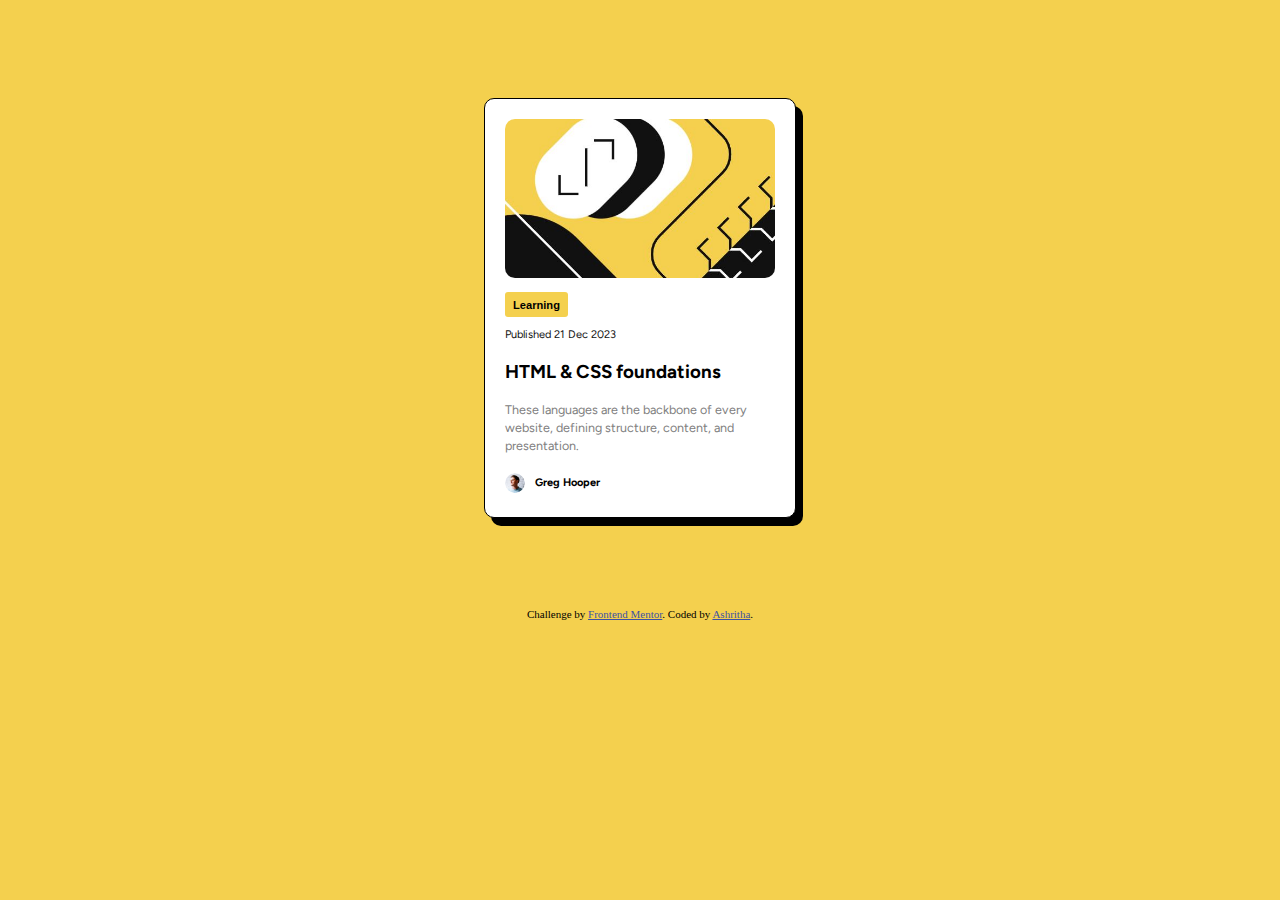
<file: blog-preview-card/index.html>
<!DOCTYPE html>
<html lang="en">
<head>
  <meta charset="UTF-8">
  <meta name="viewport" content="width=device-width, initial-scale=1.0"> <!-- displays site properly based on user's device -->

  <link rel="icon" type="image/png" sizes="32x32" href="./assets/images/favicon-32x32.png">
  <link rel="stylesheet" href="styles.css">

  <link rel="preconnect" href="https://fonts.googleapis.com">
  <link rel="preconnect" href="https://fonts.gstatic.com" crossorigin>
  <link href="https://fonts.googleapis.com/css2?family=Figtree:wght@400;800&display=swap" rel="stylesheet">
  <title>Frontend Mentor | Blog preview card</title>

  <!-- Feel free to remove these styles or customise in your own stylesheet 👍 -->
  <style>
    .attribution { font-size: 11px; text-align: center; }
    .attribution a { color: hsl(228, 45%, 44%); }
  </style>
</head>
<body>
  <div class="container" style="height: 600px;">
    <div class="blog-card">
      <img src="./assets/images/BlogCard.JPG" alt="Blog Card Image">
      <button><span class="learning">Learning</span></button>
      <p class="date">Published 21 Dec 2023</p>
      <h3>HTML & CSS foundations</h3>
      <p class="text">These languages are the backbone of every website, defining structure, content, and presentation.</p>
      <div class="author">
        <div class="fevicon image">
          <img class="fevicon" src="./assets/images/image-avatar.webp" alt="fevicon">
        </div> 
        <div class="author name">
          <span class="name"> Greg Hooper</span>
        </div>
      </div>
    </div>
  </div>
  <div class="attribution">
    Challenge by <a href="https://www.frontendmentor.io?ref=challenge" target="_blank">Frontend Mentor</a>. 
    Coded by <a href="#">Ashritha</a>.
  </div>
</body>
</html>
</file>
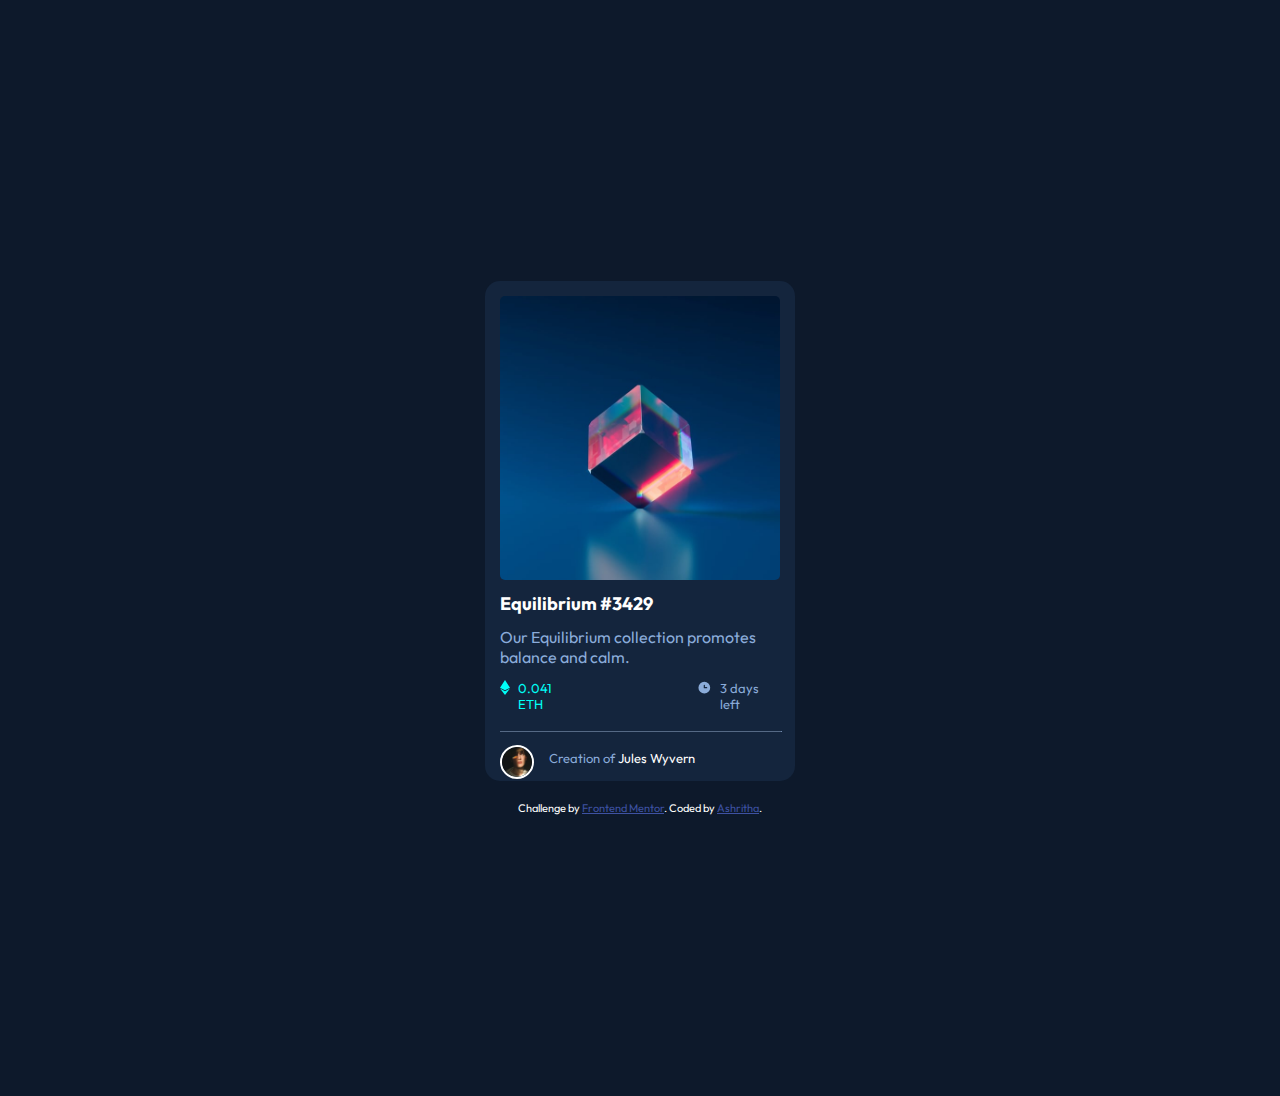
<file: nft-preview-card-component-main/index.html>
<!DOCTYPE html>
<html lang="en">
<head>
  <meta charset="UTF-8">
  <meta name="viewport" content="width=device-width, initial-scale=1.0"> <!-- displays site properly based on user's device -->

  <link rel="icon" type="image/png" sizes="32x32" href="./images/favicon-32x32.png">
  <link rel="stylesheet" href="styles.css">

  <title>Frontend Mentor | NFT preview card component</title>

  <!-- Feel free to remove these styles or customise in your own stylesheet 👍 -->
  <style>
    .attribution { font-size: 11px; text-align: center; }
    .attribution a { color: hsl(228, 45%, 44%); }
  </style>
</head>
<body>
  <main>
    <div class="container">
      <div class="Image">
        <img class="img" src="./images/image-equilibrium.jpg" alt="Image1">
        <div>
          <img src="./images/icon-view.svg" alt="Icon View">
        </div>
      </div>
      <h1>Equilibrium #3429</h1>
      <h2>Our Equilibrium collection promotes balance and calm.</h2>
      <div class="container-2">
        <img src="./images/icon-ethereum.svg" alt="Image2" style="height:15px; width: 10px; padding-right: 8px;">
        <h2 id="cost"> 0.041 ETH</h2>
        <img src="./images/icon-clock.svg" alt="Clock Image" style="height:15px; width: 15px; padding-right: 8px;">
        <h2 id="date"> 3 days left</h2>
      </div>  
      <hr>
      <div class="container-3">
        <img id="avatar" src="./images/image-avatar.png" alt="Image3">
        <h3>Creation of <span>Jules Wyvern</span></h3>
      </div>
    </div>
    <br/>
    <div class="attribution">
      Challenge by <a href="https://www.frontendmentor.io?ref=challenge" target="_blank">Frontend Mentor</a>. 
      Coded by <a href="#">Ashritha</a>.
    </div>
  </main>
</body>
</html>
</file>
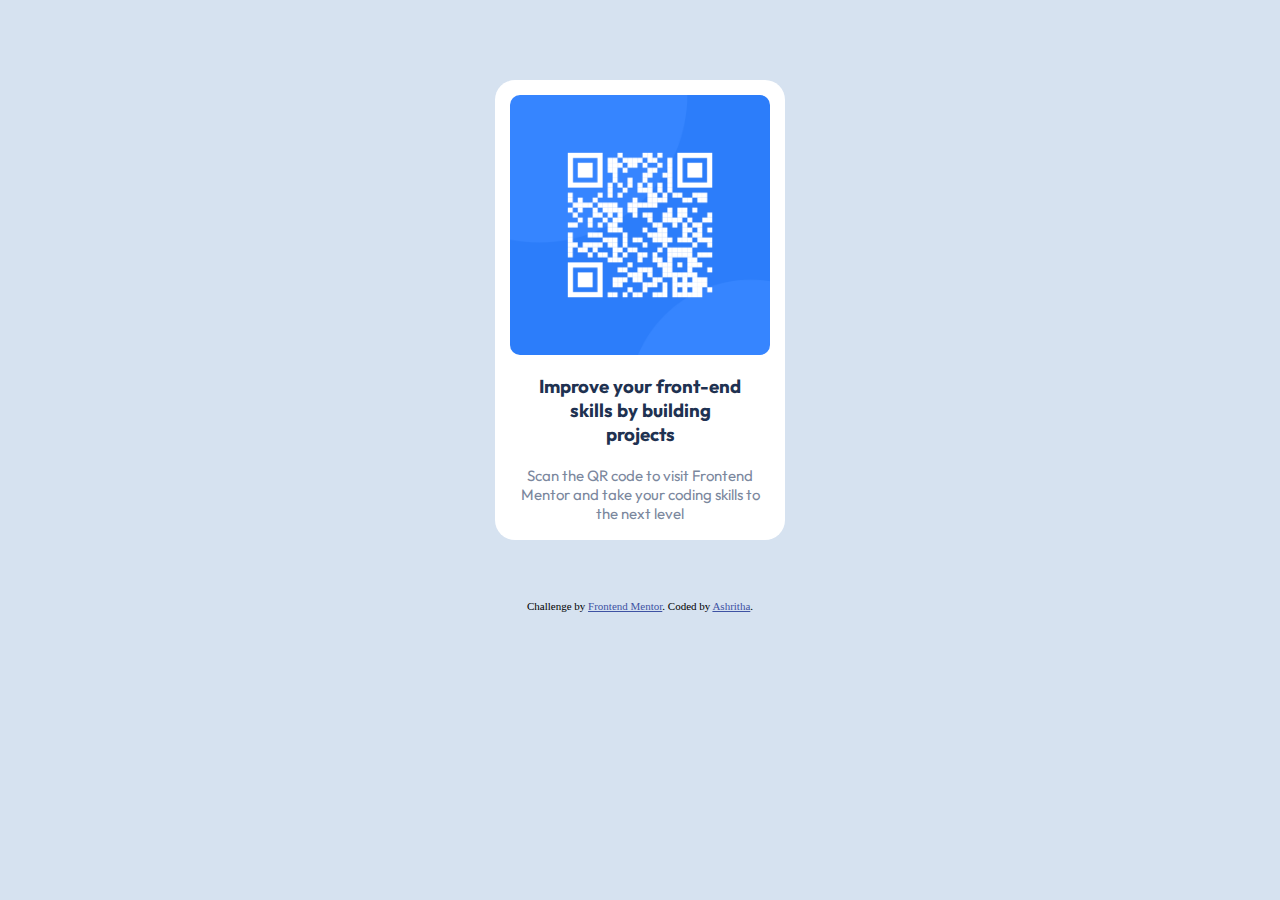
<file: qr-code-component/index.html>
<!DOCTYPE html>
<html lang="en">
<head>
  <meta charset="UTF-8">
  <meta name="viewport" content="width=device-width, initial-scale=1.0"> <!-- displays site properly based on user's device -->

  <link rel="icon" type="image/png" sizes="32x32" href="./images/favicon-32x32.png">
  <link rel="stylesheet" href="styles.css">
  <link href="https://fonts.googleapis.com/css2?family=Outfit:wght@500&display=swap" rel="stylesheet">

  <title>Frontend Mentor | QR code component</title>

  <!-- Feel free to remove these styles or customise in your own stylesheet 👍 -->
  <style>
    .attribution { font-size: 11px; text-align: center; }
    .attribution a { color: hsl(228, 45%, 44%); }
  </style>
</head>
<body>
  <div class="container">
      <img src="./images/image-qr-code.png" alt="QR Code"> <br/>
        <h3>Improve your front-end skills by building projects</h3>
        <p>Scan the QR code to visit Frontend Mentor and take your coding skills to the next level</p>
  </div>
  <div class="attribution">
    Challenge by <a href="https://www.frontendmentor.io?ref=challenge" target="_blank">Frontend Mentor</a>. 
    Coded by <a href="#">Ashritha</a>.
  </div>
</body>
</html>
</file>
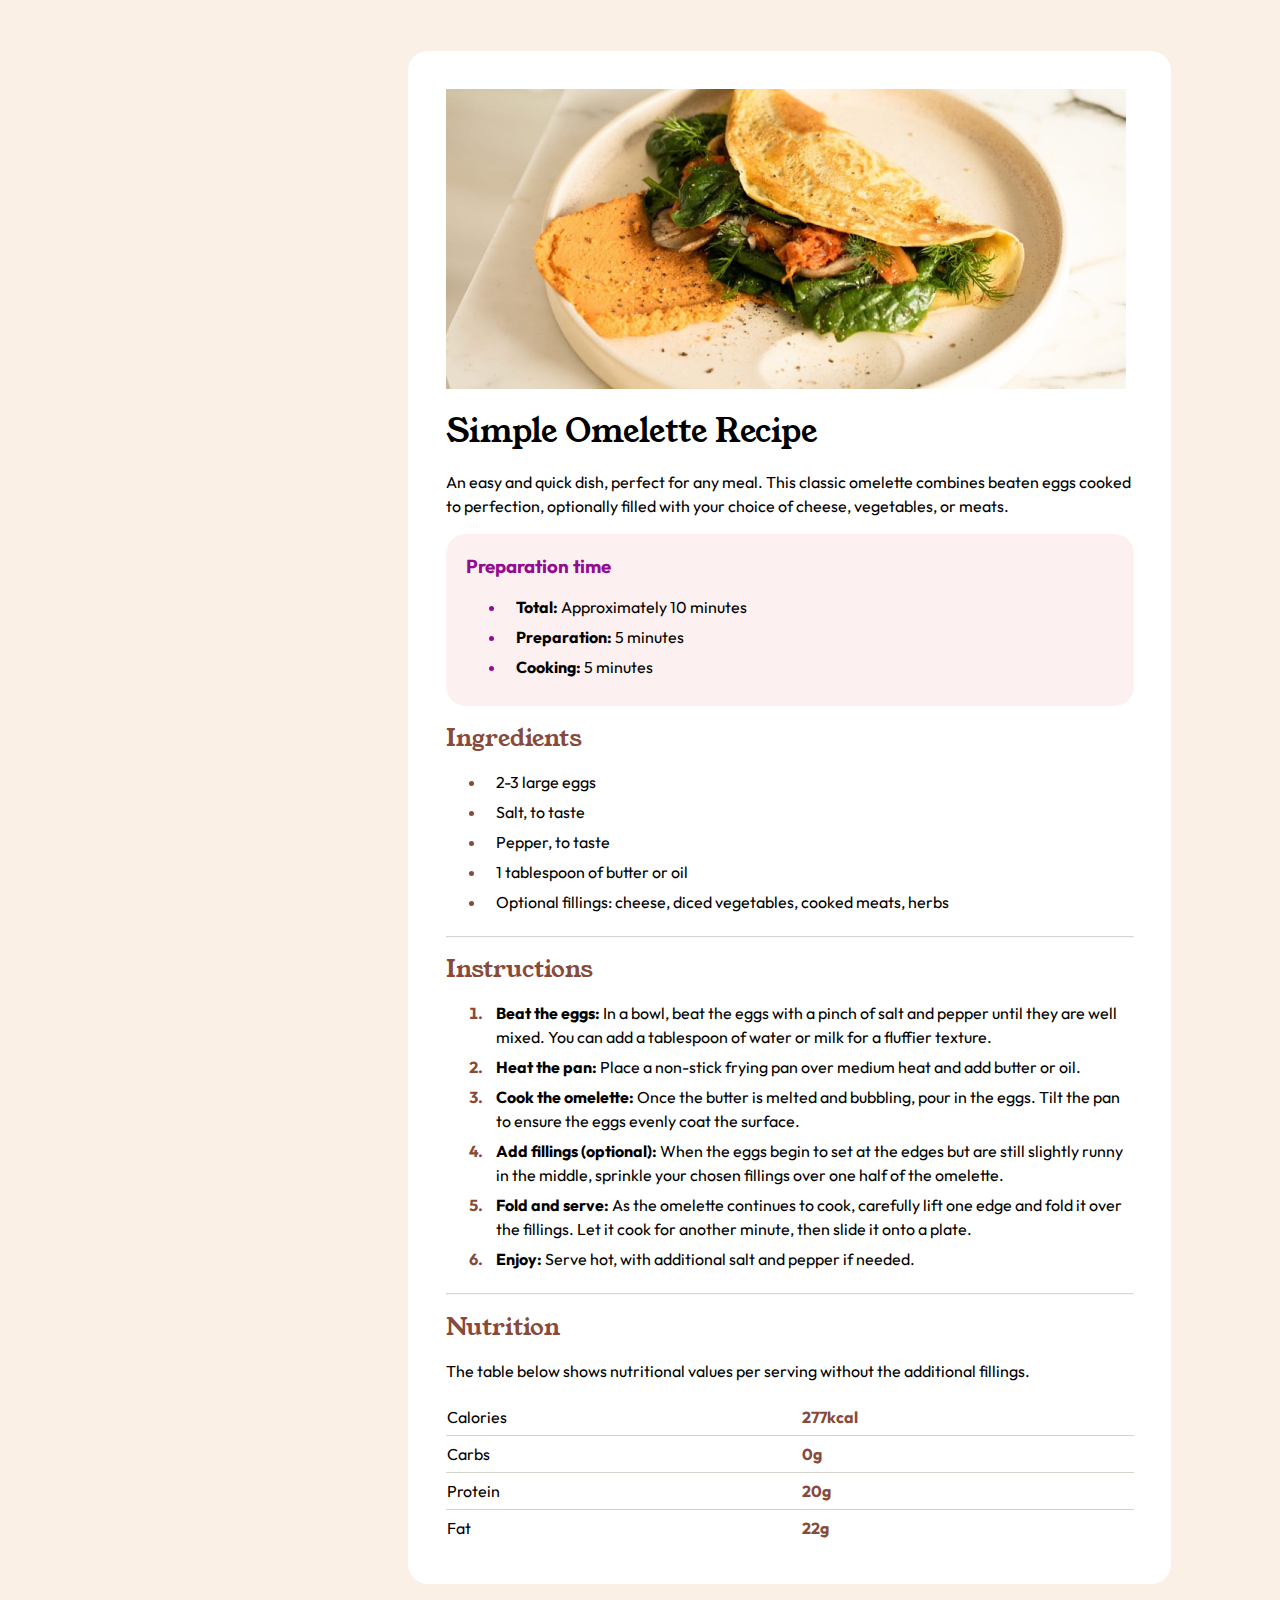
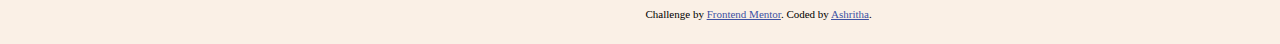
<file: recipe-page-main/index.html>
<!DOCTYPE html>
<html lang="en">
<head>
  <meta charset="UTF-8">
  <meta name="viewport" content="width=device-width, initial-scale=1.0"> <!-- displays site properly based on user's device -->

  <link rel="icon" type="image/png" sizes="32x32" href="./assets/images/favicon-32x32.png">

  <link rel="preconnect" href="https://fonts.googleapis.com">
  <link rel="preconnect" href="https://fonts.gstatic.com" crossorigin>
  <link href="https://fonts.googleapis.com/css2?family=Outfit:wght@300&family=Young+Serif:wght@400&display=swap" rel="stylesheet">
  
  <title>Frontend Mentor | Recipe page</title>

  <!-- Feel free to remove these styles or customise in your own stylesheet 👍 -->
  <style>
    .attribution { font-size: 11px; text-align: center; }
    .attribution a { color: hsl(228, 45%, 44%); }
  </style>

  <link rel="stylesheet" href="styles.css">
</head>
<body>
  <div class="inner-box">
    <img src="./assets/images/image-omelette.jpeg" alt="Omelette Image" height="300px" width="680px" class="responsive">

    <h1>Simple Omelette Recipe</h1>

    <p>
    An easy and quick dish, perfect for any meal. This classic omelette combines beaten eggs cooked 
    to perfection, optionally filled with your choice of cheese, vegetables, or meats.
    </p>

    <div class="inner-box1">
      <h3>Preparation time</h3>
      <ul>
        <li><strong>Total: </strong>Approximately 10 minutes</li>
        <li><strong>Preparation: </strong>5 minutes</li>
        <li><strong>Cooking: </strong>5 minutes</li>
      </ul>
    </div>

    <h2>Ingredients</h2>
    <ul>
      <li>2-3 large eggs</li>
      <li>Salt, to taste</li>
      <li>Pepper, to taste</li>
      <li>1 tablespoon of butter or oil</li>
      <li>Optional fillings: cheese, diced vegetables, cooked meats, herbs</li>
    </ul>

    <hr style="opacity: 0.4">

    <h2>Instructions</h2>
    <ol>
      <li><strong>Beat the eggs: </strong>In a bowl, beat the eggs with a pinch of salt and pepper until they are well mixed. 
      You can add a tablespoon of water or milk for a fluffier texture.</li>

      <li><strong>Heat the pan: </strong>Place a non-stick frying pan over medium heat and add butter or oil.</li>

      <li><strong>Cook the omelette: </strong>Once the butter is melted and bubbling, pour in the eggs. Tilt the pan to ensure 
      the eggs evenly coat the surface.</li>

      <li><strong>Add fillings (optional): </strong>When the eggs begin to set at the edges but are still slightly runny in the 
      middle, sprinkle your chosen fillings over one half of the omelette.</li>

      <li><strong>Fold and serve: </strong>As the omelette continues to cook, carefully lift one edge and fold it over the 
      fillings. Let it cook for another minute, then slide it onto a plate.</li>

      <li><strong>Enjoy: </strong>Serve hot, with additional salt and pepper if needed.</li>
    </ol>

    <hr style="opacity: 0.4">

    <h2>Nutrition</h2>

    <p>The table below shows nutritional values per serving without the additional fillings.</p>
    <table frame="void" rules="rows" width="100%">
      <tr>
        <td>Calories</td>
        <td class="table-row">277kcal</td>
      </tr>
      <tr>
        <td>Carbs</td>
        <td class="table-row">0g</td>
      </tr>
      <tr>
        <td>Protein</td>
        <td class="table-row">20g</td>
      </tr>
      <tr>
        <td>Fat</td>
        <td class="table-row">22g</td>
      </tr>
    </table>
  </div>
    <div class="attribution">
      <br><br>
      Challenge by <a href="https://www.frontendmentor.io?ref=challenge" target="_blank">Frontend Mentor</a>. 
      Coded by <a href="#">Ashritha</a>.
      <br><br><br>
    </div>
  </body>
</html>
</file>
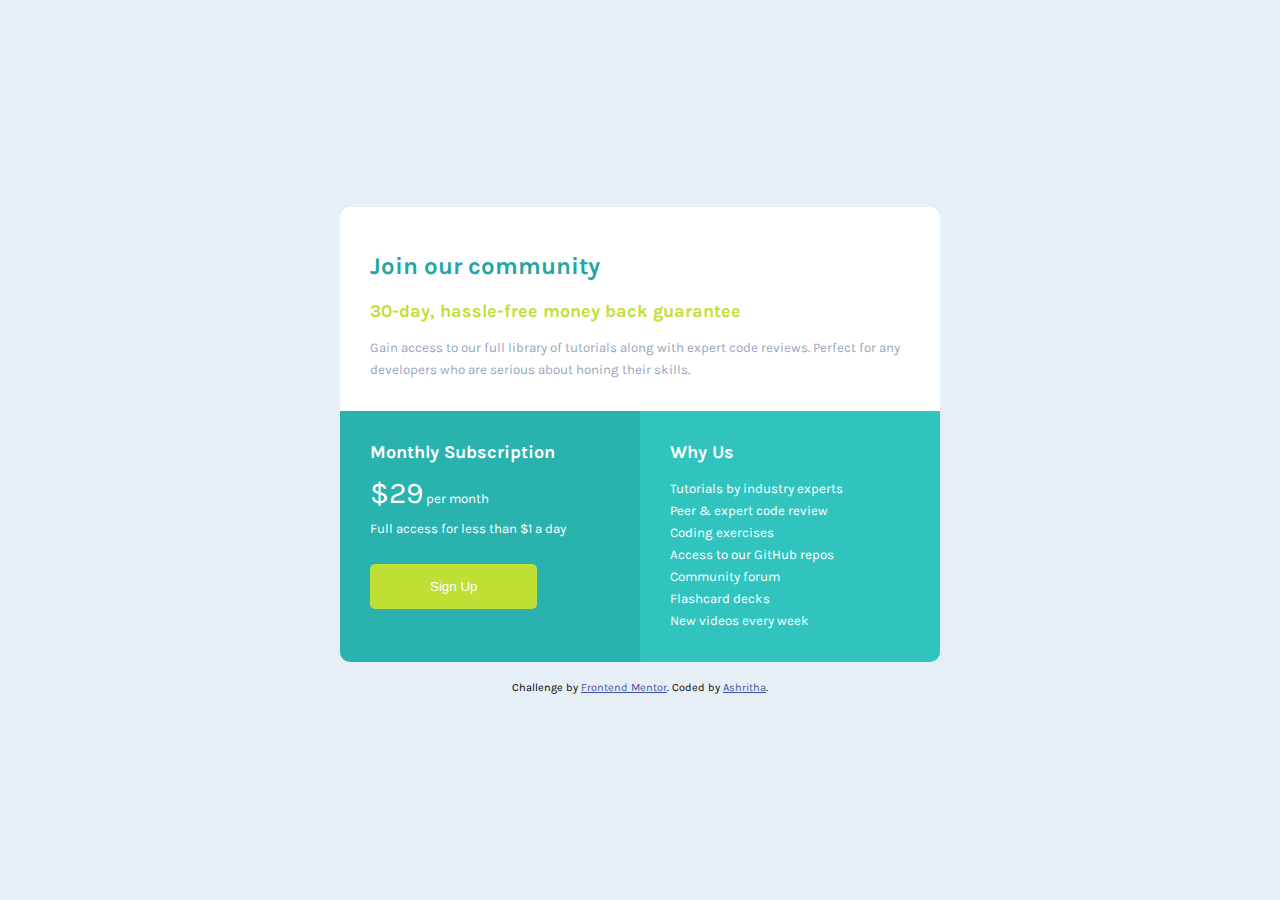
<file: single-price-grid-component/index.html>
<!DOCTYPE html>
<html lang="en">
<head>
  <meta charset="UTF-8">
  <meta name="viewport" content="width=device-width, initial-scale=1.0"> <!-- displays site properly based on user's device -->

  <link rel="icon" type="image/png" sizes="32x32" href="./images/favicon-32x32.png">
  <link rel="stylesheet" href="styles.css">

  <title>Frontend Mentor | Single Price Grid Component</title>

  <!-- Feel free to remove these styles or customise in your own stylesheet 👍 -->
  <style>
    .attribution { font-size: 11px; text-align: center; }
    .attribution a { color: hsl(228, 45%, 44%); }
  </style>
</head>
<body>
  <main>
      <div class="grid-component">
        <div class="grid">
          <div class="grid1">
            <h1>Join our community</h1>
            <h2>30-day, hassle-free money back guarantee</h2>
            <h3>Gain access to our full library of tutorials along with expert code reviews. 
              Perfect for any developers who are serious about honing their skills.</h3>
          </div>
          <div class="grid2">
            <div class="grid3">
              <h2>Monthly Subscription</h2>
              <h3><span>&dollar;29</span> per month</h3>
              <h3>Full access for less than &dollar;1 a day</h3>
              <button>Sign Up</button>
            </div>
            <div class="grid4">
              <h2>Why Us</h2>
              <h3>Tutorials by industry experts</h3>
              <h3>Peer &amp; expert code review</h3>
              <h3>Coding exercises</h3>
              <h3>Access to our GitHub repos</h3>
              <h3>Community forum</h3>
              <h3>Flashcard decks</h3>
              <h3>New videos every week</h3>
            </div>
          </div>
        </div>
      </div>
      <br>
    <footer>
      <p class="attribution">
        Challenge by <a href="https://www.frontendmentor.io?ref=challenge" target="_blank">Frontend Mentor</a>. 
        Coded by <a href="#">Ashritha</a>.
      </p>
    </footer>
  </main>
</body>
</html>
</file>
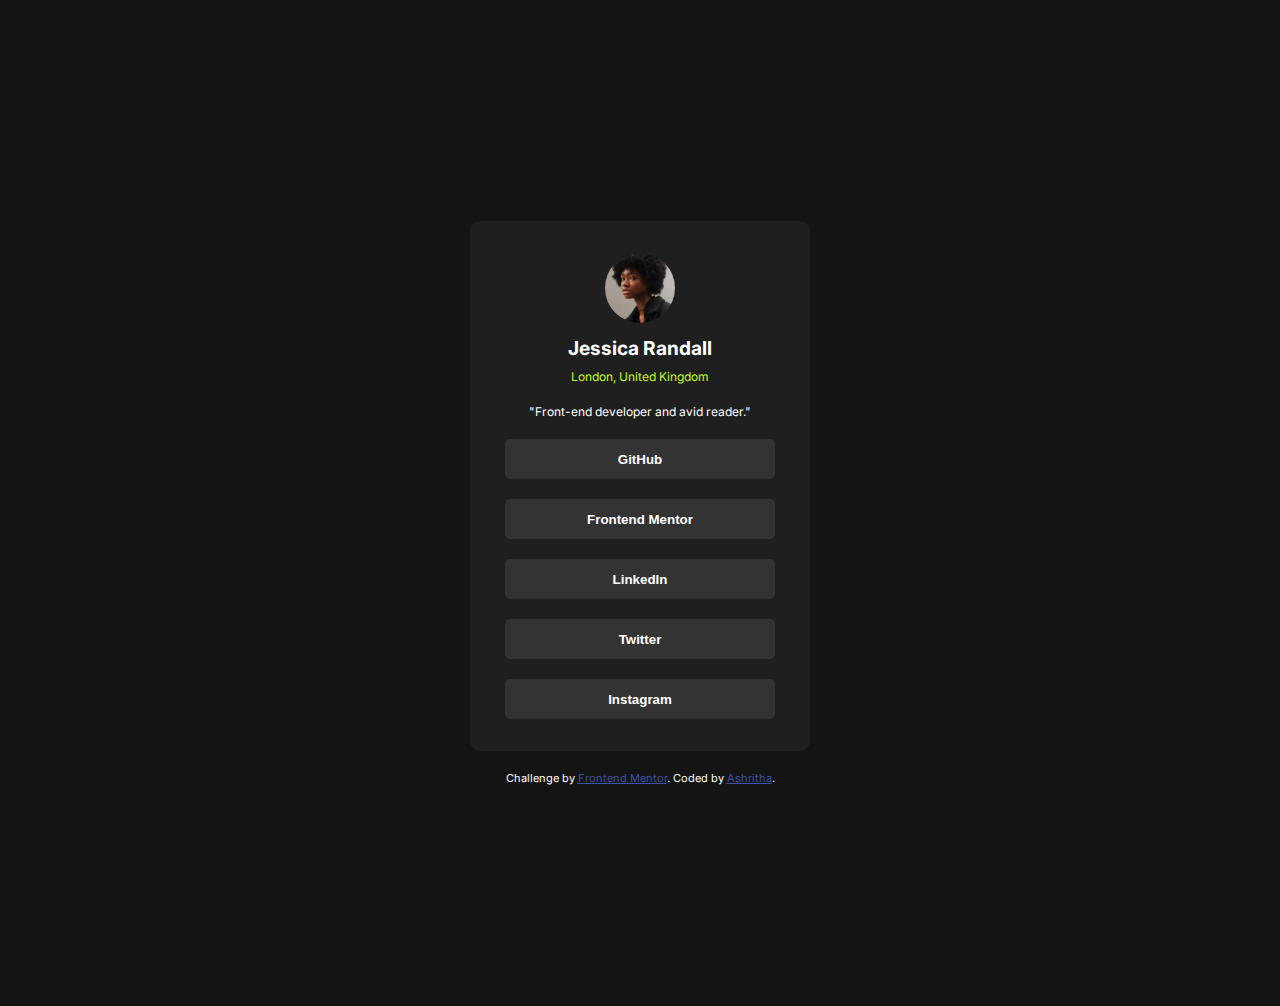
<file: social-links-profile/index.html>
<!DOCTYPE html>
<html lang="en">
<head>
  <meta charset="UTF-8">
  <meta name="viewport" content="width=device-width, initial-scale=1.0"> <!-- displays site properly based on user's device -->

  <link rel="icon" type="image/png" sizes="32x32" href="./assets/images/favicon-32x32.png">
  <link rel="stylesheet" href="styles.css">

  <title>Frontend Mentor | Social links profile</title>

  <!-- Feel free to remove these styles or customise in your own stylesheet 👍 -->
  <style>
    .attribution { font-size: 11px; text-align: center; }
    .attribution a { color: hsl(228, 45%, 44%); }
  </style>
</head>
<body>
  <main>
    <div class="container">
      <img src="./assets/images/avatar-jessica.jpeg" alt="Image">
      <h1>Jessica Randall</h1>
      <h2 id="location">London, United Kingdom</h2>
      <h2>"Front-end developer and avid reader."</h2>

      <button>GitHub</button>
      <button>Frontend Mentor</button>
      <button>LinkedIn</button>
      <button>Twitter</button>
      <button>Instagram</button>
    </div>
    <br/>
    <div class="attribution">
      Challenge by <a href="https://www.frontendmentor.io?ref=challenge" target="_blank">Frontend Mentor</a>. 
      Coded by <a href="#">Ashritha</a>.
    </div>
  </main>
</body>
</html>
</file>
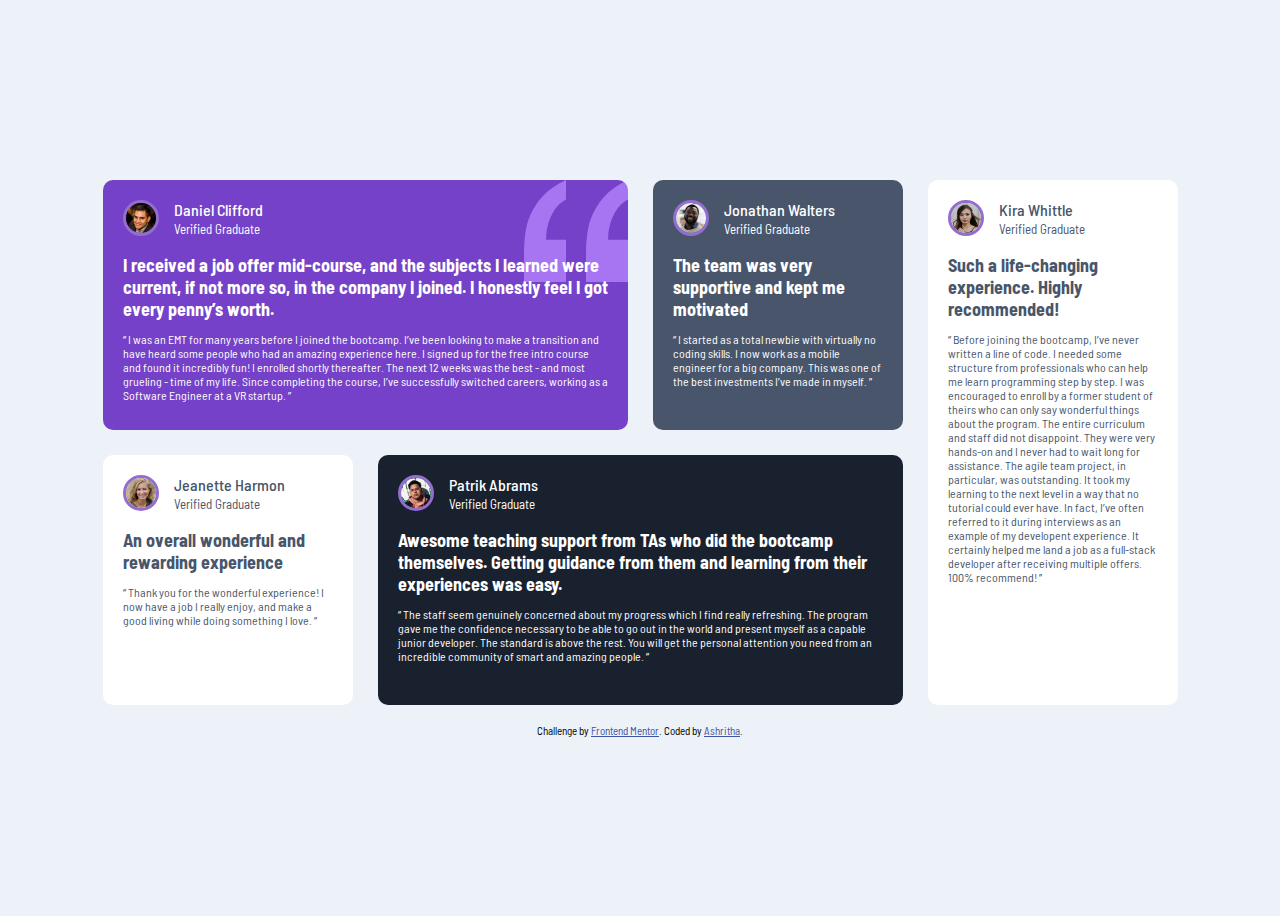
<file: testimonials-grid-section-main/index.html>
<!DOCTYPE html>
<html lang="en">
<head>
  <meta charset="UTF-8">
  <meta name="viewport" content="width=device-width, initial-scale=1.0"> <!-- displays site properly based on user's device -->

  <link rel="icon" type="image/png" sizes="32x32" href="./images/favicon-32x32.png">
  <link rel="stylesheet" href="styles.css">

  <title>Frontend Mentor | [Challenge Name Here]</title>

  <!-- Feel free to remove these styles or customise in your own stylesheet 👍 -->
  <style>
    .attribution { font-size: 11px; text-align: center; }
    .attribution a { color: hsl(228, 45%, 44%); }
  </style>
</head>
<body>
  <main>
    <div class="grid1">
      <div class="title">
        <div class="icon"><img src="./images/image-daniel.jpg" alt="Daniel Image"></div>
        <div class="author">
          <h2>Daniel Clifford</h2>
          <h3>Verified Graduate</h3>
        </div>
      </div>
      <h1>I received a job offer mid-course, and the subjects I learned were current, if not more so, 
      in the company I joined. I honestly feel I got every penny’s worth.</h1>
      <h2>“ I was an EMT for many years before I joined the bootcamp. I’ve been looking to make a 
      transition and have heard some people who had an amazing experience here. I signed up 
      for the free intro course and found it incredibly fun! I enrolled shortly thereafter. 
      The next 12 weeks was the best - and most grueling - time of my life. Since completing 
      the course, I’ve successfully switched careers, working as a Software Engineer at a VR startup. ”</h2>
    </div>
    <div class="grid2">
      <div class="title">
        <div class="icon"><img src="./images/image-jonathan.jpg" alt="Jonathan Image"></div>
        <div class="author">
          <h2>Jonathan Walters</h2>
          <h3>Verified Graduate</h3>
        </div>
      </div>
      <h1>The team was very supportive and kept me motivated</h1>
      <h2>“ I started as a total newbie with virtually no coding skills. I now work as a mobile engineer 
      for a big company. This was one of the best investments I’ve made in myself. ”</h2>
    </div>
    <div class="grid3">
      <div class="title">
        <div class="icon"><img src="./images/image-kira.jpg" alt="Kira Image"></div>
        <div class="author">
          <h2>Kira Whittle</h2>
          <h3>Verified Graduate</h3>
        </div>
      </div>
      <h1>Such a life-changing experience. Highly recommended!</h1>
      <h2>“ Before joining the bootcamp, I’ve never written a line of code. I needed some structure from 
      professionals who can help me learn programming step by step. I was encouraged to enroll by a former 
      student of theirs who can only say wonderful things about the program. The entire curriculum and staff 
      did not disappoint. They were very hands-on and I never had to wait long for assistance. The agile team 
      project, in particular, was outstanding. It took my learning to the next level in a way that no tutorial 
      could ever have. In fact, I’ve often referred to it during interviews as an example of my developent 
      experience. It certainly helped me land a job as a full-stack developer after receiving multiple offers. 
      100% recommend! ”</h2>
    </div>
    <div class="grid4">
      <div class="title">
        <div class="icon"><img src="./images/image-jeanette.jpg" alt="Jeanette Image"></div>
        <div class="author">
          <h2>Jeanette Harmon</h2>
          <h3>Verified Graduate</h3>
        </div>
      </div>
      <h1>An overall wonderful and rewarding experience</h1>
      <h2>“ Thank you for the wonderful experience! I now have a job I really enjoy, and make a good living 
      while doing something I love. ”</h2>
    </div>
    <div class="grid5">
      <div class="title">
        <div class="icon"><img src="./images/image-patrick.jpg" alt="Patrik Image"></div>
        <div class="author">
          <h2>Patrik Abrams</h2>
          <h3>Verified Graduate</h3>
        </div>
      </div>
      <h1>Awesome teaching support from TAs who did the bootcamp themselves. Getting guidance from them and 
      learning from their experiences was easy.</h1>
      <h2>“ The staff seem genuinely concerned about my progress which I find really refreshing. The program 
      gave me the confidence necessary to be able to go out in the world and present myself as a capable 
      junior developer. The standard is above the rest. You will get the personal attention you need from 
      an incredible community of smart and amazing people. ”</h2>
    </div>
  </main>
  <br>
  <div class="attribution">
    Challenge by <a href="https://www.frontendmentor.io?ref=challenge" target="_blank">Frontend Mentor</a>. 
    Coded by <a href="#">Ashritha</a>.
  </div>
</body>
</html>
</file>
<file: blog-preview-card/styles.css>
body {
    background-color: hsl(47, 88%, 63%);
}
.container {
    display: flex;
    height: 100vh;
    justify-content: center;
    align-items: center;
}
.blog-card {
    max-width: 280px;
    background-color: white;
    padding: 20px 10px 20px 20px;
    border-radius: 10px;
    box-shadow: 7px 8px black;
    border-style: solid;
    border-width: thin;
    font-family: 'Figtree', sans-serif;
}
img {
    max-width: 270px;
    border-radius: 10px;
}
button {
    background-color: hsl(47, 88%, 63%);
    border-style: none;
    border-radius: 3px;
    padding: 5px 8px 5px 8px;
    margin: 10px 0px 0px 0px;
}
.learning {
    font-size: smaller;
    font-weight:700;
}
.date {
    font-size: 11px;
    margin-bottom: 0px;
    color: hsl(0, 0%, 7%);
}
.text {
    font-size: 12.5px;
    color: hsl(0, 0%, 50%);
    line-height: 18px;
    padding-bottom: 5px;
}
.fevicon {
    height: 20px;
    width: 20px;
}
.author {
    display: inline-flex;
    flex-direction: row;
    justify-content: center;
    align-items: center;
}
.name {
    font-size: 11px;
    font-weight: bold;
    padding-left: 5px;
}
</file>
<file: nft-preview-card-component-main/styles.css>
@import url('https://fonts.googleapis.com/css2?family=Outfit:wght@300;400;600&display=swap');
html {
    font-family: 'Outfit', sans-serif;
}
body {
    background-color: hsl(217, 54%, 11%);
    color: white;
}
main {
    display: flex;
    min-height: 120vh;
    justify-content: center;
    align-items: center;
    flex-direction: column;
}
.container {
    display: flex;
    flex-direction: column;
    background-color: hsl(216, 50%, 16%);
    width: 280px;
    height: 470px;
    padding: 15px 15px 15px 15px;
    border-radius: 15px;
}
.container-2 {
    display: flex;
}
.container-3 {
    display: flex;
}
.Image {
    position: relative;
}
.img {
    height: 100%;
    width: 100%;
    border-radius: 5px;
}
.Image div {
    position: absolute;
    background-color: hsl(178, 100%, 50%, 50%);
    top: 0;
    height: 100%;
    width: 100%;
    border-radius: 5px;
    opacity: 0;
}
.Image div:hover {
    cursor: pointer;
    opacity: 1;
}
.Image div img {
    position: absolute;
    left: 50%;
    top: 50%;
    transform: translate(-50%,-50%);
}
h1 {
    font-size: large;
}
h1:hover, span:hover {
    color: hsl(178, 100%, 50%);
    cursor: pointer;
}
h2 {
    font-size: medium;
    font-weight: normal;
    color: hsl(215, 51%, 70%);
    margin-top: 0px;
}
hr {
    width: 100%;
    border-color: hsl(215, 51%, 70%);
    font-weight: normal;
    border-bottom: none;
}
#date, #cost, h3 {
    margin-top: 0px;
    font-size: small;
}
#cost {
    padding-right: 120px;
    color: hsl(178, 100%, 50%);
}
h3 {
    color: hsl(215, 51%, 70%);
    padding-top: 10px;
    font-weight: normal;
}
#avatar {
    height:30px;
    width: 30px;
    margin: 5px 15px 0px 0px;
    border: 2px solid white;
    border-radius: 50%;
}
span {
    color: white;
}
</file>
<file: qr-code-component/styles.css>
body {
    background-color: hsl(212, 45%, 89%);
}

.container {
    background-color: white;
    height: 460px;
    width: 290px;
    display: block;
    margin-left: auto;
    margin-right: auto;
    margin-top: 80px;
    margin-bottom: 60px;
    border-radius: 20px;
}

img {
    height: 260px;
    width: 260;
    border-radius: 10px;
    margin: 15px 15px 15px 15px;
}

h3, p{
    text-align: center;
    margin: 0px 20px 20px 20px;
    font-family: 'Outfit', sans-serif;
}

h3 {
    color: hsl(218, 44%, 22%);
    font-weight: 700;
    padding-left: 20px;
    padding-right: 20px;
}

p {
     color: hsl(220, 15%, 55%);
     font-size: 15px;
}
</file>
<file: recipe-page-main/styles.css>
body {
    background-color: #FAF0E6;
    position: absolute;
    margin-top: 4%;
    margin-bottom: 4%;
}
.inner-box {
    height: 60%;
    width: 55%;
    left: 32%;
    background-color: white;
    padding-left: 3%;
    padding-right: 3%;
    padding-top: 3%;
    padding-bottom: 3%;
    border-radius: 20px;
    position: relative;
    line-height: 1.5;
    font-family: 'Outfit', sans-serif;
}
.inner-box1 {
    position: relative;
    background-color: #FDF0F0;
    border-radius: 20px;
    padding-left: 20px;
    padding-top:5px;
    padding-bottom: 5px;
}
.inner-box1>ul>li::marker {
    color: #940B92;
}
h1, h2 {
    font-family: 'Young Serif', serif;
    line-height: 1;
    font-weight: lighter;
}
h3 {
    color: #940B92;
    line-height: 1;
}
li::marker, .table-row{
    font-weight: bolder;
}
h2, li::marker, .table-row {
    color: #884A39;
}
h3, p, ul, ol, table {
    font-family: 'Outfit', sans-serif;
}
.attribution {
    padding-left: 20%;
}
li {
    padding-bottom: 6px;
    padding-left: 10px;
}
td {
    padding-top: 6px;
    padding-bottom: 6px;
    border-width: thin;
    border-color: #D0D4CA;
}
.responsive{
    max-width: 100%;
}
</file>
<file: single-price-grid-component/styles.css>
@import url('https://fonts.googleapis.com/css2?family=Karla:wght@400;700&display=swap');
html{
    font-family: 'Karla', sans-serif;
}
* {
    padding: 0;
    margin: 0;
}
main {
    min-height: 100vh;
    background-color: hsl(204, 43%, 93%);
    display: flex;
    flex-direction: column;
    justify-content: center;
    align-items: center;
}
.grid {
    display: flex;
    flex-direction: column;
    max-width: 600px;
    justify-content: center;
    align-items: center;
}
.grid1 {
    display: flex;
    flex-direction: column;
    border-top-right-radius: 10px;
    border-top-left-radius: 10px;
}
.grid2 {
    display: flex;
    flex-direction: row;
    width: 100%;
}
.grid3 {
    border-bottom-left-radius: 10px;
}
.grid4 {
    border-bottom-right-radius: 10px;
}
.grid3 , .grid4 {
    width: 50%;
}
@media (max-width: 600px) {
    .grid1 {
        width: 50%;
    }
    .grid2 {
        flex-direction: column;
        width: 100%;
        height: 100%;
        justify-content: center;
        align-items: center;
    }
    .grid3 {
        border-bottom-left-radius: 0px;
    }
    .grid4 {
        border-bottom-left-radius: 10px;
    }
}
.grid1, .grid3, .grid4 {
    padding: 30px 30px 30px 30px;
}
.grid1 h1{
    padding: 15px 0px 20px 0px;
}
.grid1 h2, .grid3 h2, .grid4 h2 {
    padding-bottom: 15px;
}
h1 {
    color: hsl(179, 66%, 39%);
    font-size: x-large;

}
h2 {
    color: hsl(71, 73%, 54%);
    font-size: large;
}
h3 {
    font-size: medium;
}
.grid1 {
    background-color: white;
}
.grid3 {
    background-color: hsl(179, 62%, 43%);
}
.grid4 {
    background-color: hsl(178, 60%, 48%);
}
.grid1 h3 {
    color: hsl(218, 22%, 67%);
}
.grid2, .grid4 h2, .grid3 h2 {
    color: white;
}
button {
    background-color: hsl(71, 73%, 54%);
    border: none;
    padding: 15px 60px 15px 60px ;
    margin-top: 20px;
    color: white;
    border-radius: 5px;
}
span {
    font-size: 30px;
}
h3 {
    line-height: 22px;
    font-weight: 400;
    font-size: smaller;
}
.grid3 h3{
    line-height: 30px;
}
</file>
<file: social-links-profile/styles.css>
@import url('https://fonts.googleapis.com/css2?family=Inter:wght@400;600;700&display=swap');
html {
    font-family: 'Inter', sans-serif;
}
body {
    background-color: hsl(0, 0%, 8%);
    color: white;
}
main {
    display: flex;
    min-height: 110vh;
    justify-content: center;
    align-items: center;
    min-width: 300px;
    flex-direction: column;
}
.container {
    display: flex;
    flex-direction: column;
    justify-content: center;
    align-items: center;
    min-height: 500px;
    width: 300px;
    background-color: hsl(0, 0%, 12%);
    padding: 20px 20px 10px 20px;
    border-radius: 10px;
}
img {
    height: 70px;
    width: 70px;
    border-radius: 50px;
}
h1 {
    font-size: larger;
    margin-bottom: 0px;
}
h2 {
    font-size: 12px;
    font-weight: normal;
}
#location {
    color: hsl(75, 94%, 57%);
}
button {
    font-weight: bold;
    background-color: hsl(0, 0%, 20%);
    padding: 5px 5px 5px 5px;
    margin: 10px;
    height: 40px;
    width: 270px;
    border: none;
    border-radius: 5px;
    color: white;
}
button:hover {
    background-color: hsl(75, 94%, 57%);
    color: black;
}
</file>
<file: testimonials-grid-section-main/styles.css>
@import url('https://fonts.googleapis.com/css2?family=Barlow+Semi+Condensed:wght@100;200;400;500;600&display=swap');
html {
    font-family: 'Barlow Semi Condensed', sans-serif;
}
body {
    background-color: hsl(210, 46%, 95%);
    min-height: 100vh;
    display: flex;
    justify-content: center;
    align-items: center;
    flex-direction: column;
}
main {
    display: grid;
    grid-template-columns: 250px 250px 250px 250px;
    grid-template-rows:250px 250px;
    gap: 25px;
}
@media (max-width:1100px){
    main {
        display: grid;
        grid-template-columns: 1fr 1fr;
        width: auto;
    }
}
@media (max-width:500px){
    main {
        display: flex;
        flex-direction: column;
        width: 100%;
    }
}
.grid1, .grid5 {
    grid-column: span 2;
}
.grid3 {
    grid-row: span 2;
}
.grid1 {
    background-color: hsl(263, 55%, 52%);
    background-image: url(./images/bg-pattern-quotation.svg);
    background-repeat: no-repeat;
    background-position: right top;
}
.grid2 {
    background-color: hsl(217, 19%, 35%);
}
.grid3 {
    background-color: white;
}
.grid4 {
    background-color: white;
}
.grid5 {
    background-color: hsl(219, 29%, 14%);
}
.grid1, .grid2, .grid5 {
    color: white;
}
.grid3, .grid4 {
    color:  hsl(217, 19%, 35%);
}
.grid1, .grid2, .grid3, .grid4, .grid5 {
    padding: 20px ;
    border-radius: 10px;
}
.title {
    display: flex;
}
img {
    height: 30px;
    width: 30px;
    border-radius: 50%;
    border: 3px solid #936dd0;
    margin-right: 15px;
}
h1 {
    font-size: large;
}
h2 {
    font-size: 12px;
    font-weight: 400;
}
.author h2 {
    font-size: medium;
    font-weight: 500;
    margin: 0;
}
h3 {
    font-size: 13px;
    font-weight: 400;
    line-height: 0;
    margin-top: 10px;
}
</file>
